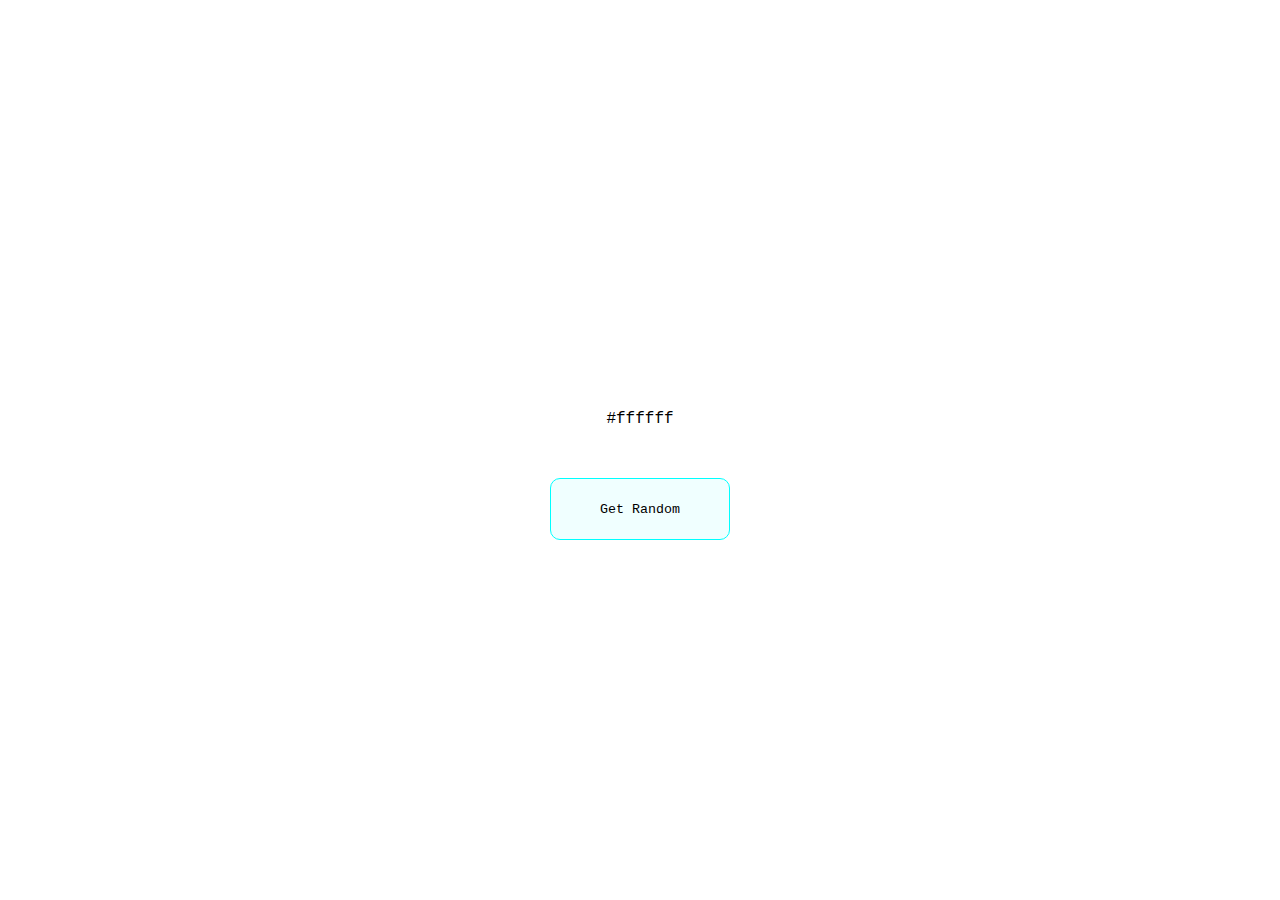
<file: bonus_1/index.html>
<!DOCTYPE html>
<html lang="en">

<head>
    <meta charset="UTF-8">
    <meta http-equiv="X-UA-Compatible" content="IE=edge">
    <meta name="viewport" content="width=device-width, initial-scale=1.0">
    <link rel="stylesheet" href="style.css">
    <title>Document</title>
</head>

<body>

    <div class="main-block">
        <div class="main-block__text">#ffffff</div>
        <button class="main-block__button">Get Random</button>
    </div>

    <script src="script.js"></script>

</body>

</html>
</file>
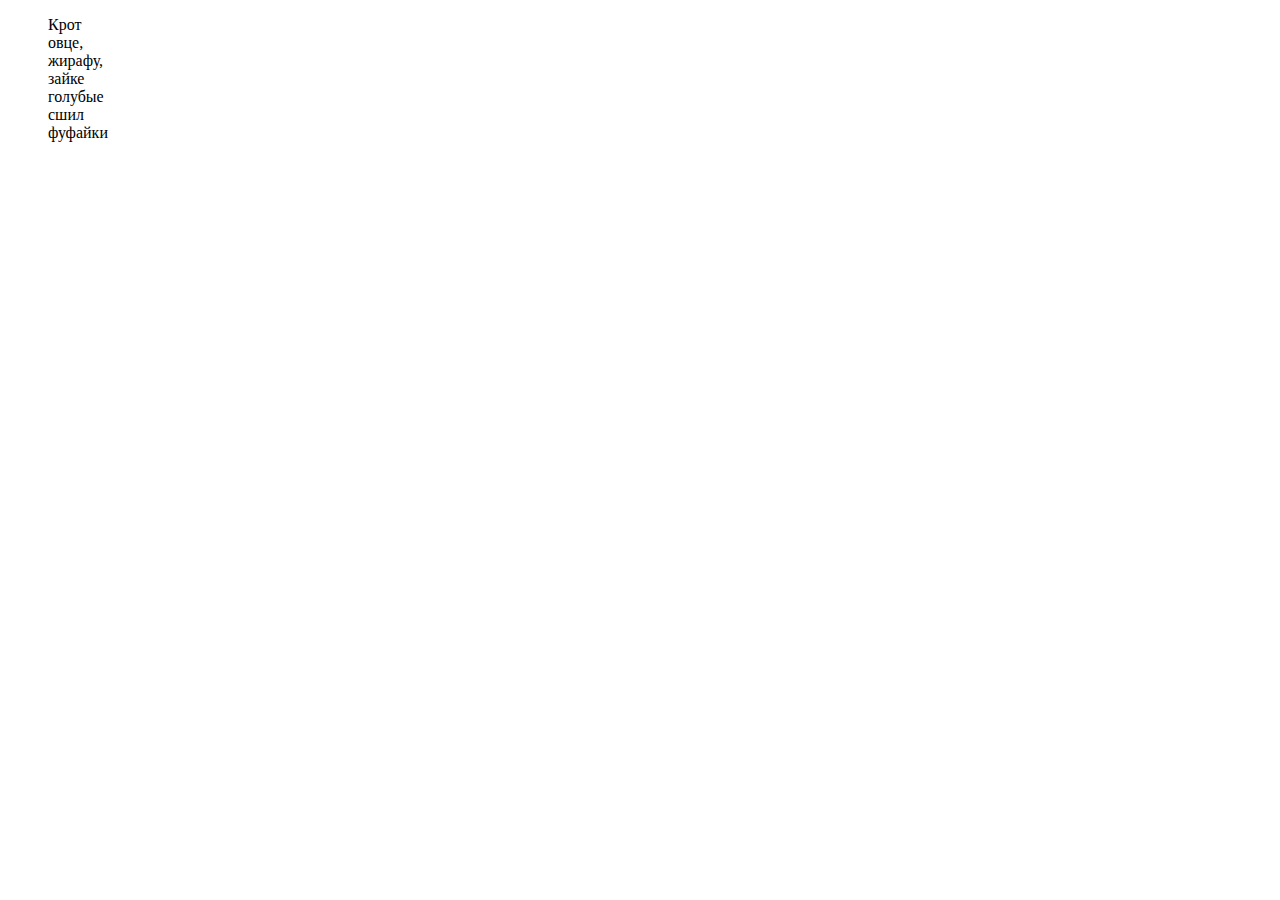
<file: bonus_3/index.html>
<!DOCTYPE html>
<html lang="en">

<head>
    <meta charset="UTF-8">
    <meta http-equiv="X-UA-Compatible" content="IE=edge">
    <meta name="viewport" content="width=device-width, initial-scale=1.0">
    <title>Document</title>
</head>

<body>
    <ul style="list-style-type: none;">
        <li>Крот</li>
        <li>овце,</li>
        <li>жирафу,</li>
        <li>зайке</li>
        <li>голубые</li>
        <li>сшил</li>
        <li>фуфайки</li>
    </ul>

    <script src="script.js"></script>
</body>

</html>
</file>
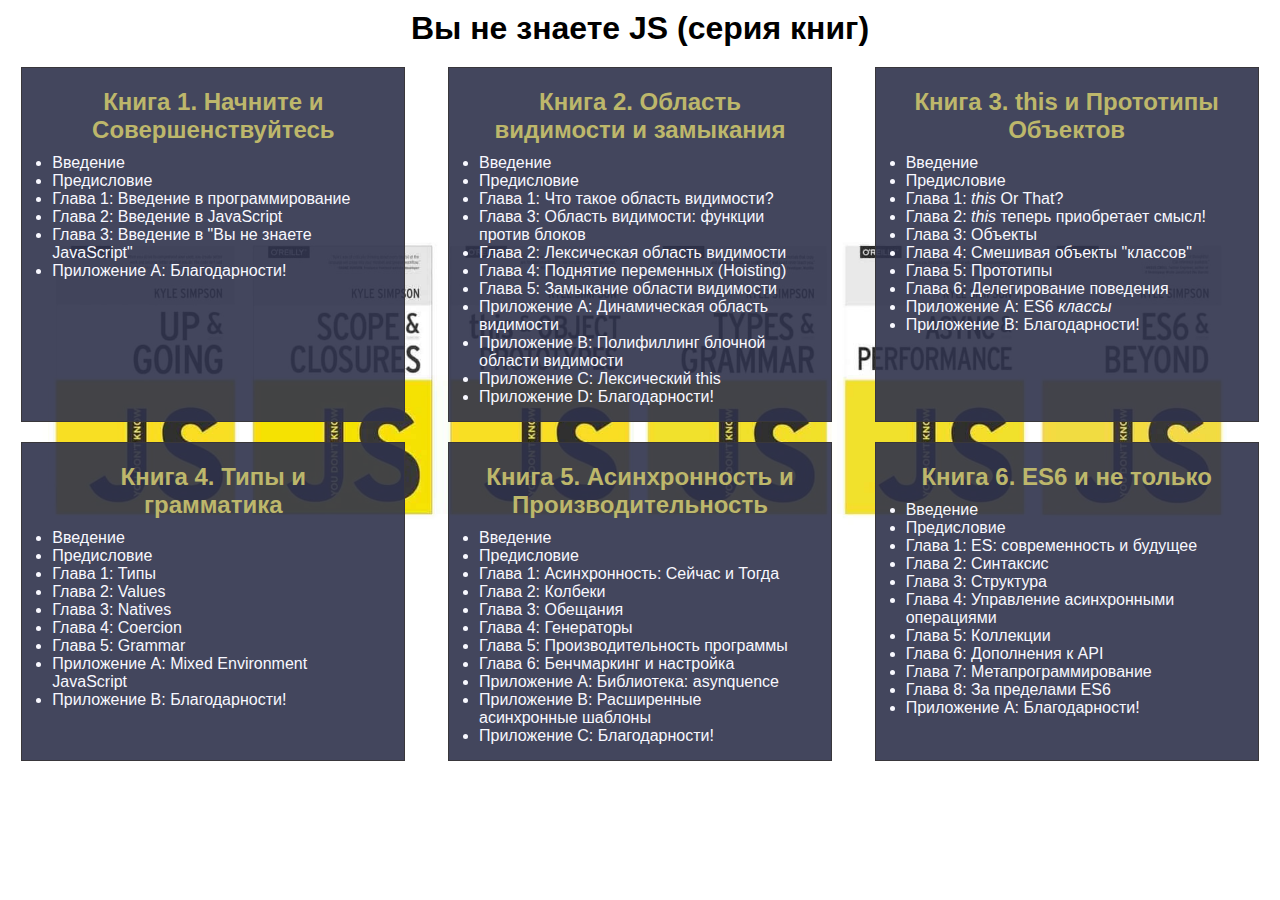
<file: lesson_10/index.html>
<!doctype html>
<html lang="ru">

<head>
    <meta charset="UTF-8">
    <meta name="viewport" content="width=device-width, user-scalable=no, initial-scale=1.0, maximum-scale=1.0, minimum-scale=1.0">
    <meta http-equiv="X-UA-Compatible" content="ie=edge">
    <link rel="stylesheet" href="style.css">
    <title>You don't know js</title>
</head>

<body>
    <h1>Вы не знаете JS (серия книг)</h1>
    <aside class="books">
        <div class="book">
            <h2>
                <a href="https://github.com/azat-io/you-dont-know-js-ru/blob/master/scope%20%26%20closures/README.md#%D0%92%D1%8B-%D0%BD%D0%B5-%D0%B7%D0%BD%D0%B0%D0%B5%D1%82%D0%B5-js-%D0%9E%D0%B1%D0%BB%D0%B0%D1%81%D1%82%D1%8C-%D0%B2%D0%B8%D0%B4%D0%B8%D0%BC%D0%BE%D1%81%D1%82%D0%B8-%D0%B8-%D0%B7%D0%B0%D0%BC%D1%8B%D0%BA%D0%B0%D0%BD%D0%B8%D1%8F"
                    target="_blank"> Книга 2. Область видимости и замыкания</a></h2>
            <ul>
                <li>Введение</li>
                <li>Предисловие</li>
                <li>Приложение C: Лексический this</li>
                <li>Глава 1: Что такое область видимости?</li>
                <li>Глава 4: Поднятие переменных (Hoisting)</li>
                <li>Глава 5: Замыкание области видимости</li>
                <li>Глава 2: Лексическая область видимости</li>
                <li>Приложение A: Динамическая область видимости</li>
                <li>Глава 3: Область видимости: функции против блоков</li>
                <li>Приложение B: Полифиллинг блочной области видимости</li>
                <li>Приложение D: Благодарности!</li>
            </ul>
        </div>
        <div class="book">
            <h2>
                <a href="https://github.com/azat-io/you-dont-know-js-ru/blob/master/up%20%26%20going/README.md#%D0%92%D1%8B-%D0%BD%D0%B5-%D0%B7%D0%BD%D0%B0%D0%B5%D1%82%D0%B5-js-%D0%9D%D0%B0%D1%87%D0%BD%D0%B8%D1%82%D0%B5-%D0%B8-%D0%A1%D0%BE%D0%B2%D0%B5%D1%80%D1%88%D0%B5%D0%BD%D1%81%D1%82%D0%B2%D1%83%D0%B9%D1%82%D0%B5%D1%81%D1%8C"
                    target="_blank">Книга 1. Начните и Совершенствуйтесь</a></h2>
            <ul>
                <li class="chapter">Введение</li>
                <li class="chapter">Предисловие</li>
                <li class="chapter">Глава 1: Введение в программирование</li>
                <li class="chapter">Глава 2: Введение в JavaScript</li>
                <li class="chapter">Глава 3: Введение в "Вы не знаете JavaScript"</li>
                <li class="chapter">Приложение A: Благодарности!</li>
            </ul>
        </div>
        <div class="book">
            <h2>
                <a href="https://github.com/azat-io/you-dont-know-js-ru/blob/master/es6%20%26%20beyond/README.md#you-dont-know-js-es6--beyond" target="_blank">Книга 6. ES6 и не только</a></h2>
            <ul>
                <li>Введение</li>
                <li>Предисловие</li>
                <li>Глава 1: ES: современность и будущее</li>
                <li>Глава 2: Синтаксис</li>
                <li>Глава 3: Структура</li>
                <li>Глава 4: Управление асинхронными операциями</li>
                <li>Глава 5: Коллекции</li>
                <li>Глава 6: Дополнения к API</li>
                <li>Глава 7: Метапрограммирование</li>
                <li>Приложение A: Благодарности!</li>
            </ul>
        </div>
        <div class="book">
            <h2>
                <a href="https://github.com/azat-io/you-dont-know-js-ru/blob/master/types%20%26%20grammar/README.md#you-dont-know-js-types--grammar" target="_blank">Книга 4. Типы и грамматика</a></h2>
            <ul>
                <li>Введение</li>
                <li>Предисловие</li>
                <li>Глава 1: Типы</li>
                <li>Глава 2: Values</li>
                <li>Глава 3: Natives</li>
                <li>Глава 4: Coercion</li>
                <li>Глава 5: Grammar</li>
                <li>Приложение A: Mixed Environment JavaScript</li>
                <li>Приложение B: Благодарности!</li>
            </ul>
        </div>
        <div class="book">
            <h2>
                <a href="https://github.com/azat-io/you-dont-know-js-ru/blob/master/this%20%26%20object%20prototypes/README.md#you-dont-know-js-this--object-prototypes" target="_blank">Книга 3. this и Пропопипы Объектов</a></h2>
            <ul>
                <li>Введение</li>
                <li>Предисловие</li>
                <li>Глава 1: <em>this</em> Or That?</li>
                <li>Глава 2: <em>this</em> теперь приобретает смысл!</li>
                <li>Глава 3: Объекты</li>
                <li>Глава 4: Смешивая объекты "классов"</li>
                <li>Глава 5: Прототипы</li>
                <li>Глава 6: Делегирование поведения</li>
                <li>Приложение A: ES6 <em>классы</em></li>
                <li>Приложение B: Благодарности!</li>
            </ul>
        </div>
        <div class="book">
            <h2>
                <a href="https://github.com/azat-io/you-dont-know-js-ru/blob/master/async%20%26%20performance/README.md#you-dont-know-js-async--performance" target="_blank">Книга 5. Асинхронность и Производительность</a></h2>
            <ul>
                <li>Введение</li>
                <li>Предисловие</li>
                <li>Глава 4: Генераторы</li>
                <li>Глава 2: Колбеки</li>
                <li>Глава 3: Обещания</li>
                <li>Приложение A: Библиотека: asynquence</li>
                <li>Глава 5: Производительность программы</li>
                <li>Глава 6: Бенчмаркинг и настройка</li>
                <li>Приложение B: Расширенные асинхронные шаблоны</li>
                <li>Глава 1: Асинхронность: Сейчас и Тогда</li>
                <li>Приложение C: Благодарности!</li>
            </ul>
        </div>
    </aside>


    <div class="adv">
        <span>Купи google недорого</span>
    </div>

    <script src="script.js"></script>

</body>

</html>
</file>
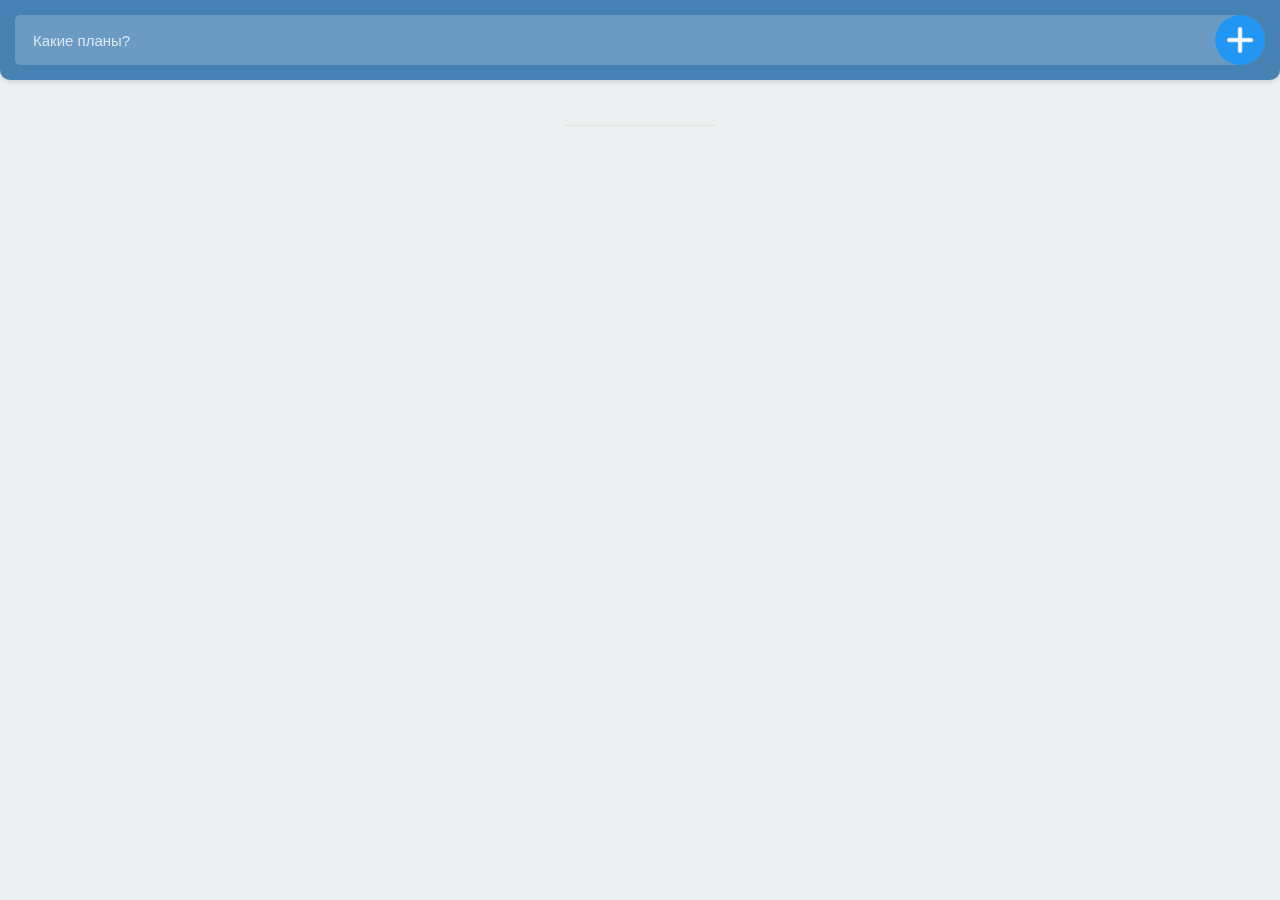
<file: lesson_13/index.html>
<!doctype html>
<html lang="ru">

<head>
    <meta charset="UTF-8">
    <meta name="viewport" content="width=device-width, user-scalable=no, initial-scale=1.0, maximum-scale=1.0, minimum-scale=1.0">
    <meta http-equiv="X-UA-Compatible" content="ie=edge">
    <title>ToDo</title>

    <link rel="stylesheet" type="text/css" href="css/normalize.css">
    <link rel="stylesheet" type="text/css" href="css/style.css">
</head>

<body>

    <header class="header">
        <label><input class="header-input" type="text" placeholder="Какие планы?"></label>
        <button class="header-button" id="add"></button>
    </header>

    <div class="container">

        <ul class="todo" id="todo">

        </ul>
        <ul class="todo todo-completed" id="completed">

        </ul>
    </div>

    <script src="js/main.js"></script>
</body>

</html>
</file>
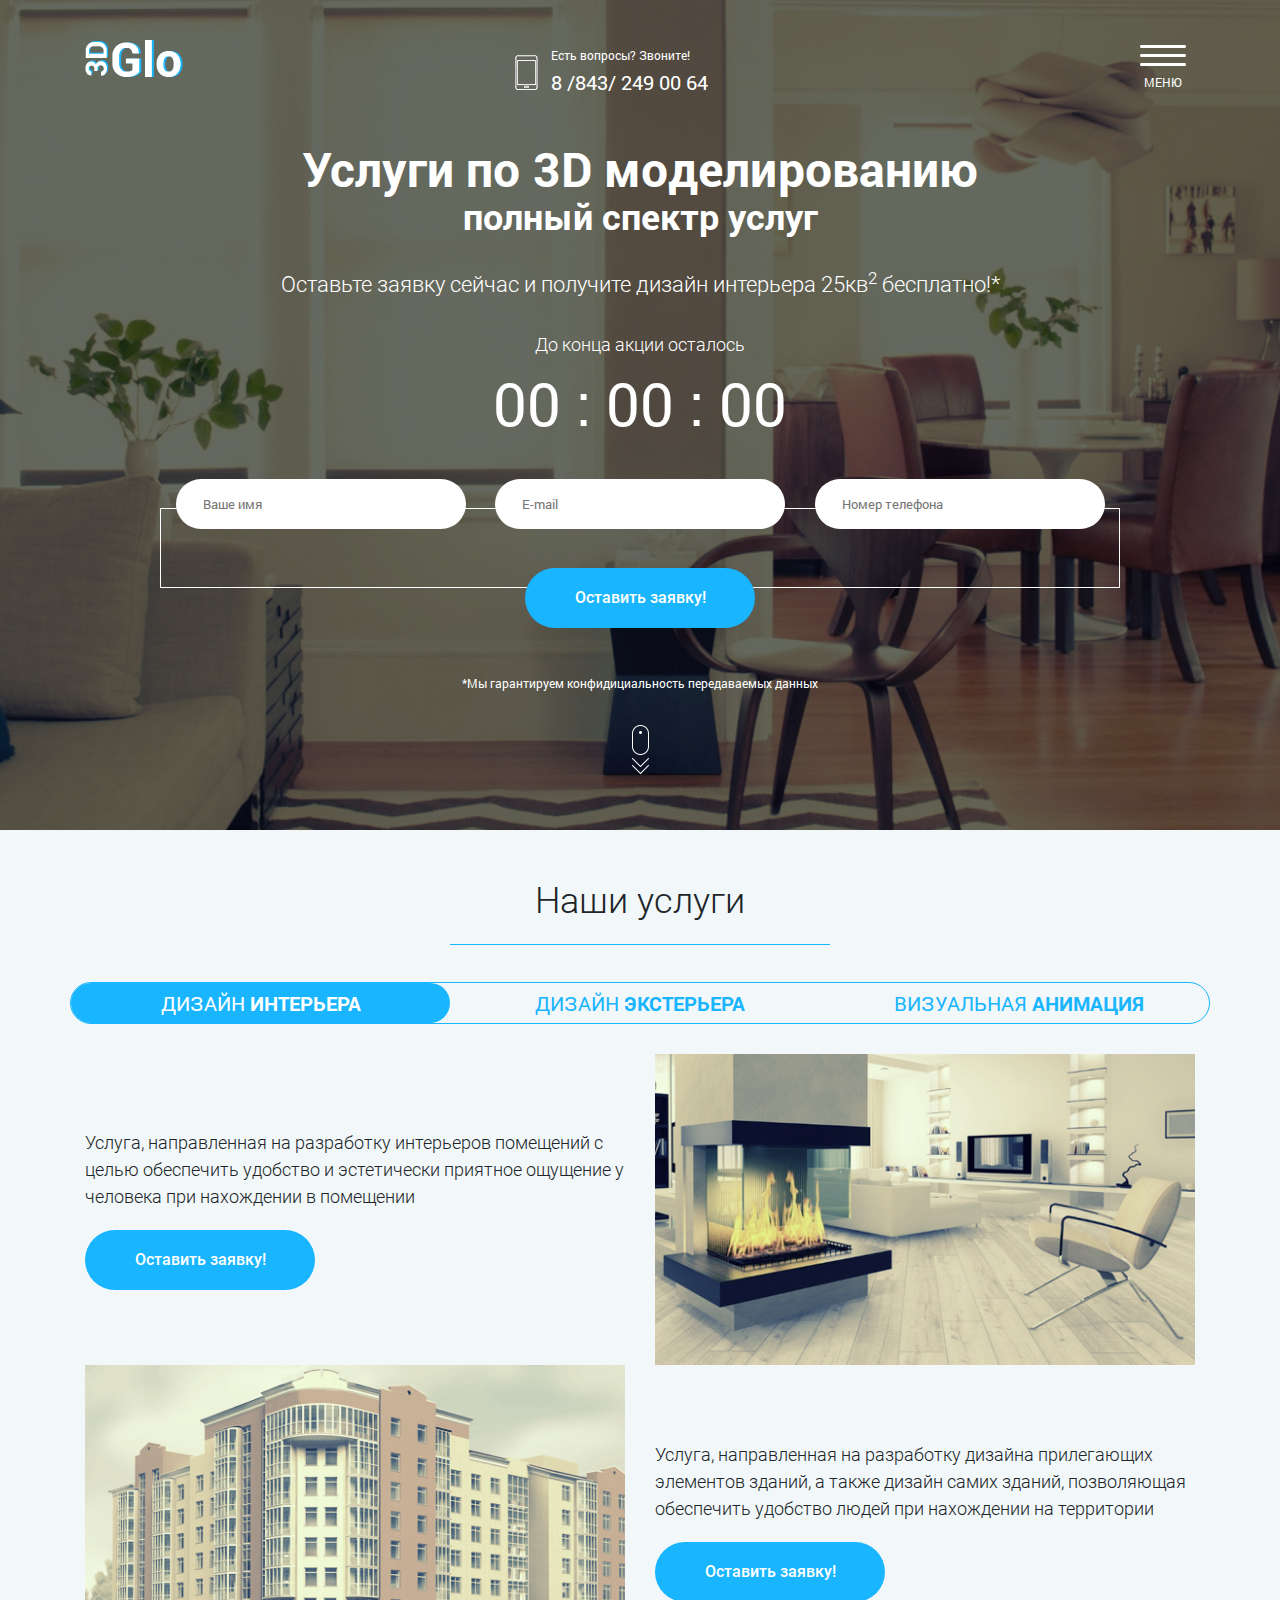
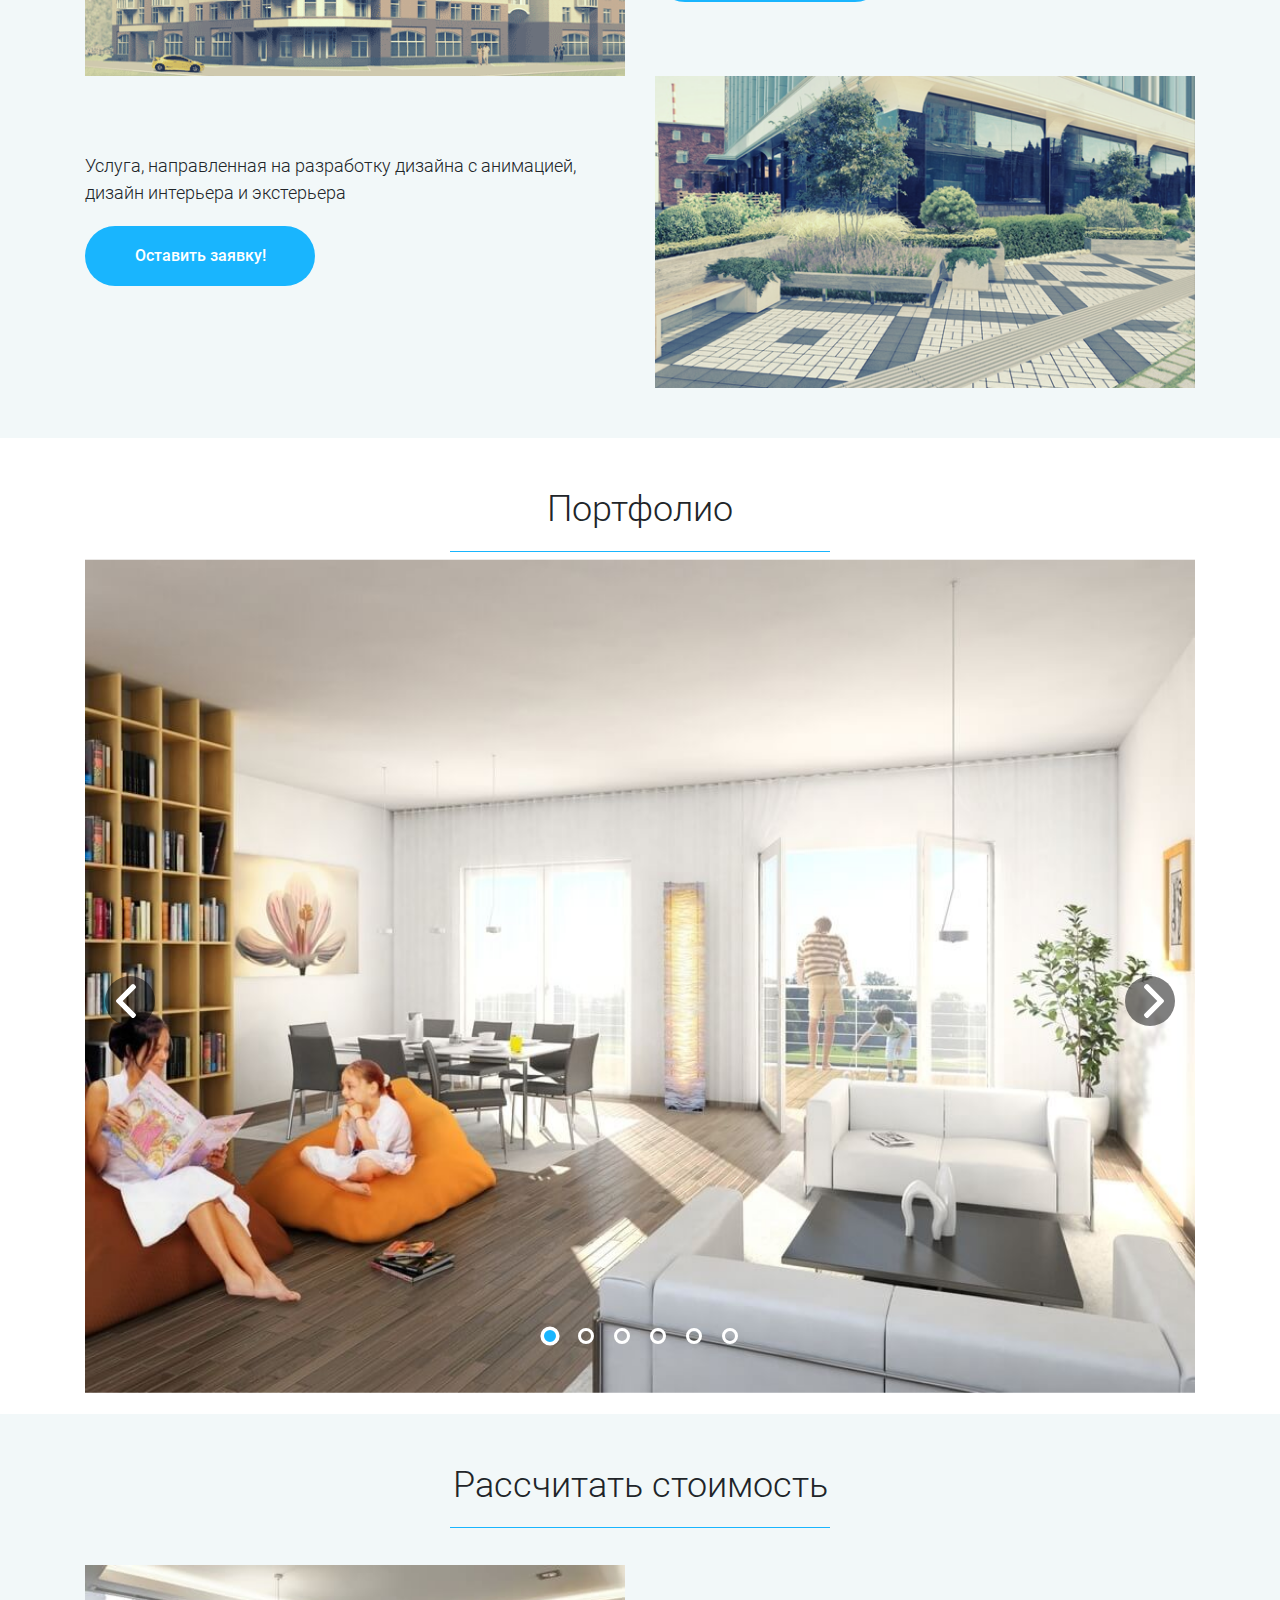
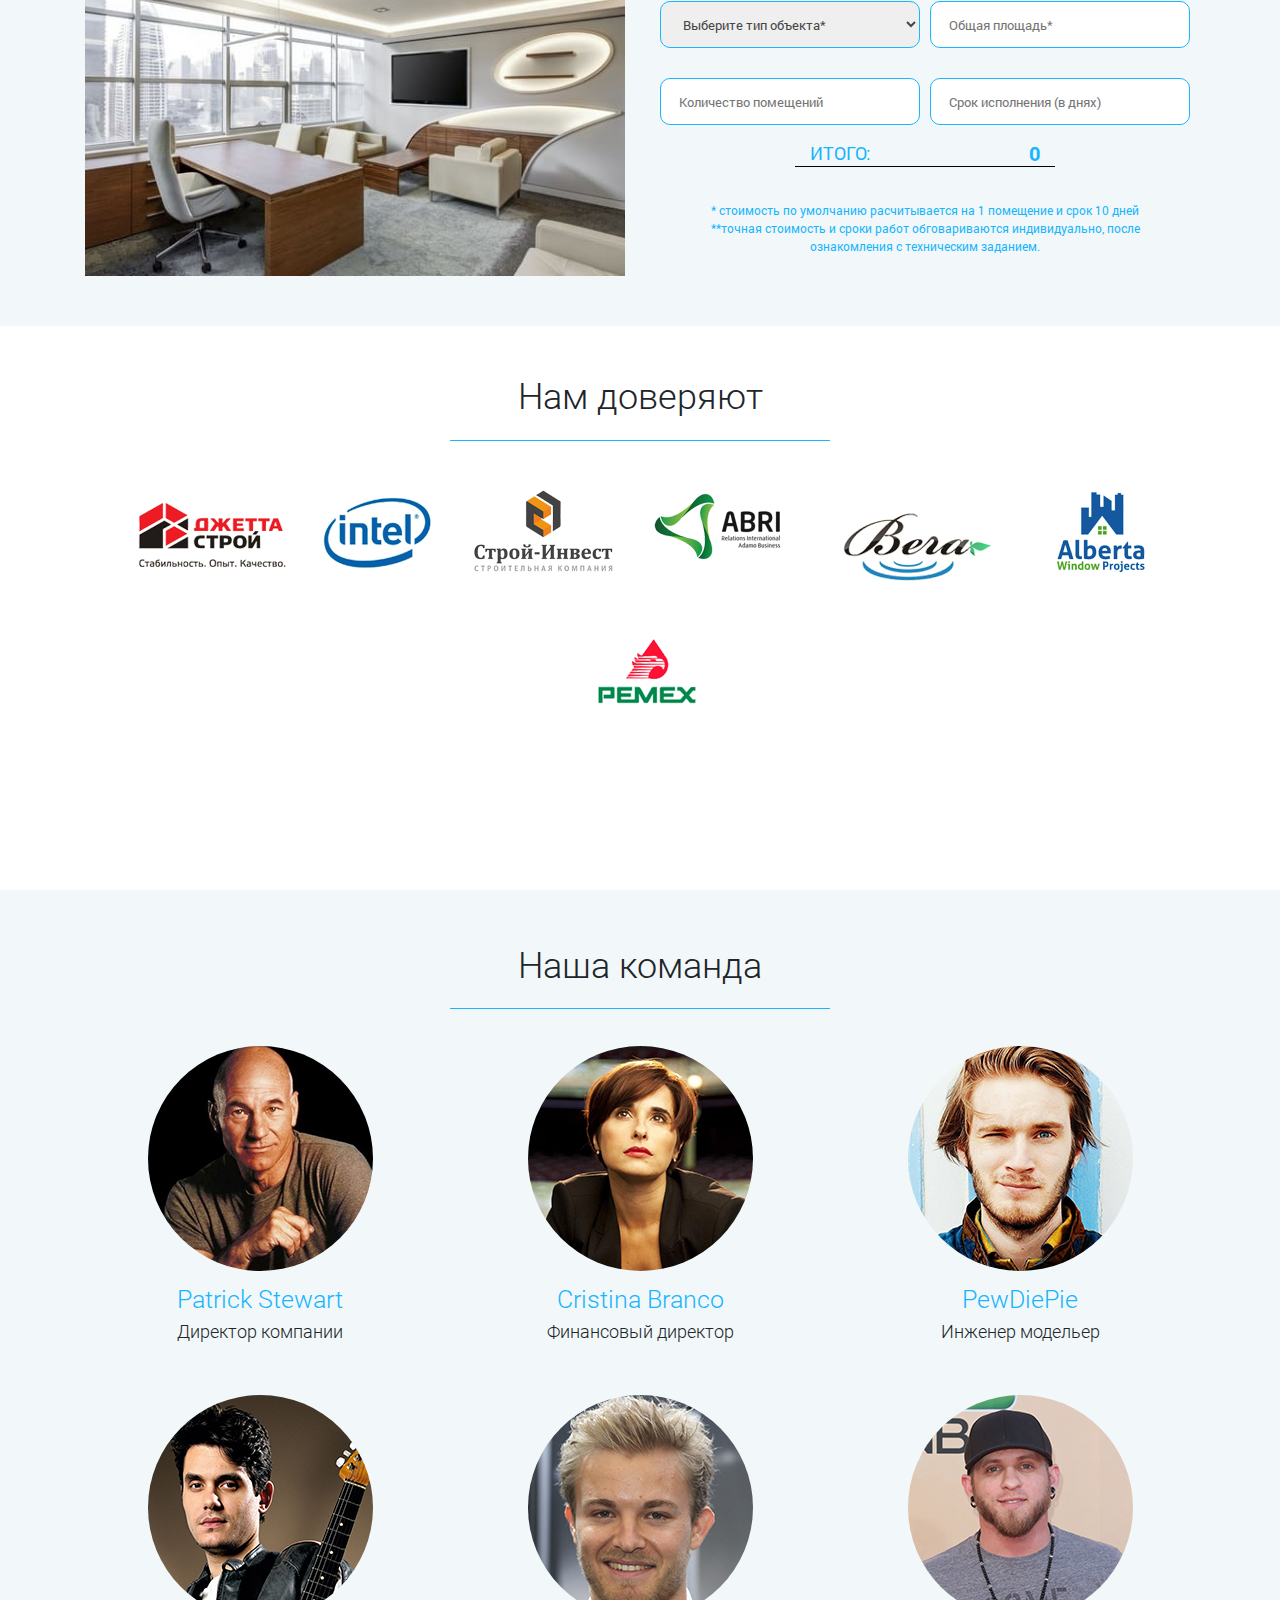
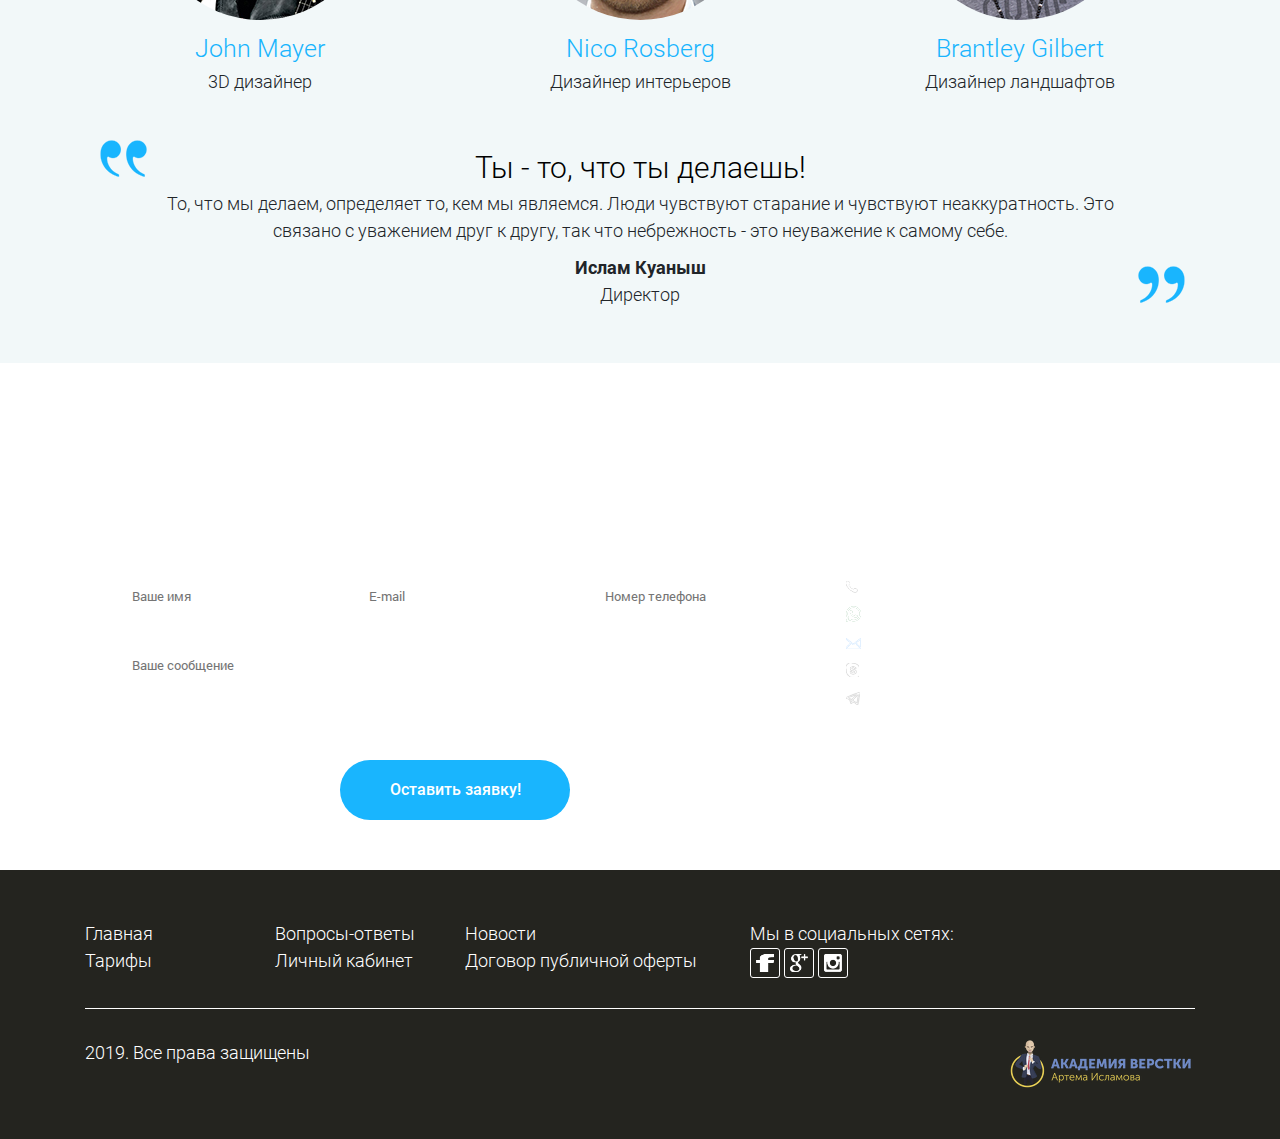
<file: lesson_17/index.html>
<!DOCTYPE html>
<html lang="ru">

<head>
    <meta charset="UTF-8">
    <meta http-equiv="X-UA-Compatible" content="IE=edge">
    <meta name="viewport" content="width=device-width, initial-scale=1">
    <title>Услуги по 3D моделированию</title>
    <link rel="stylesheet" href="./css/bootstrap.min.css">
    <link rel="stylesheet" href="./css/style.min.css">
    <link rel="apple-touch-icon" sizes="180x180" href="./images/favicon/apple-touch-icon.png">
    <link rel="icon" type="image/png" sizes="32x32" href="./images/favicon/favicon-32x32.png">
    <link rel="icon" type="image/png" sizes="16x16" href="./images/favicon/favicon-16x16.png">
    <link rel="manifest" href="./images/favicon/site.webmanifest">
    <link rel="mask-icon" href="./images/favicon/safari-pinned-tab.svg" color="#5bbad5">
    <meta name="msapplication-TileColor" content="#b91d47">
    <meta name="theme-color" content="#ffffff">
</head>

<body>

    <main>
        <header>
            <div class="container">
                <div class="row justify-content-between main-header">
                    <div class="col-md-2 col-sm-4 col-4">
                        <div class="logo">
                            <img class="logo-img" src="images/3dglo.png" alt="...">

                        </div>
                    </div>
                    <div class="col-md-4 col-md-offset-6 col-sm-4 col-sm-offset-2 col-5 col-offset-0">
                        <div class="media phone-media">
                            <div class="media-left media-middle">
                                <img class="media-object" src="images/phone.svg" alt="...">
                            </div>
                            <div class="media-body">
                                <small>Есть вопросы? Звоните!</small>
                                <p class="phone">8 /843/ 249 00 64</p>
                            </div>
                        </div>

                    </div>
                    <div class="col-md-1 col-sm-2 col-3">
                        <div class="menu">
                            <img src="images/menu.svg" alt=""><br>
                            <small>Меню</small>
                        </div>
                    </div>
                </div>
            </div>
        </header>

        <h1>Услуги по 3D моделированию</h1>
        <h2>полный спектр услуг</h2>
        <div class="timer">
            <div class="timer-title">Оставьте заявку сейчас и получите дизайн интерьера 25кв<sup>2</sup> бесплатно!*
            </div>
            <div class="timer-action">
                До конца акции осталось
            </div>
            <div class="timer-numbers" id="timer">
                <span id="timer-hours">00</span>
                <span>:</span>
                <span id="timer-minutes">00</span>
                <span>:</span>
                <span id="timer-seconds">00</span>
            </div>
        </div>
        <form id="form1" name="user_form" class="main-form">
            <div class="main-form-input container">
                <div class="row">
                    <div class="col-12 col-lg-4">
                        <input type="text" class="form-name" id="form1-name" name="user_name" placeholder="Ваше имя" required>
                    </div>
                    <div class="col-12 col-lg-4">
                        <input type="email" class="form-email" id="form1-email" name="user_email" placeholder="E-mail">
                    </div>
                    <div class="col-12 col-lg-4">
                        <input type="tel" class="form-phone" id="form1-phone" name="user_phone" placeholder="Номер телефона" required>
                    </div>
                </div>
            </div>
            <div class="container">
                <div class="row justify-content-center">
                    <button class="btn form-btn" type="submit">Оставить заявку!</button>
                </div>
            </div>
        </form>
        <small>*Мы гарантируем конфидициальность передаваемых данных</small>
        <br>
        <a href="#service-block"><img src="images/scroll.svg" alt=""></a>
    </main>


    <menu>
        <a class="close-btn" href="#close">&times;</a>
        <ul>
            <li><a href="#service-block">Наши услуги</a></li>
            <li><a href="#portfolio">Портфолио</a></li>
            <li><a href="#calc">Калькулятор стоимости</a></li>
            <li><a href="#command">Наша команда</a></li>
            <li><a href="#connect">Остались вопросы?</a></li>
        </ul>
    </menu>


    <div id="service-block" class="service">
        <div class="container">
            <h2>Наши услуги</h2>
            <div class="underline"></div>
            <div class="row service-header">
                <div class="col-12 col-lg-4 service-header-tab active">Дизайн <span>интерьера</span></div>
                <div class="col-12 col-lg-4 service-header-tab">Дизайн <span>экстерьера</span></div>
                <div class="col-12 col-lg-4 service-header-tab">Визуальная <span>анимация</span></div>
            </div>

            <div class="service-tab row">
                <div class="service-outer col-md-6 col-sm-6 col-12">
                    <div class="service-inner">
                        <div class="service-text">
                            <p>Услуга, направленная на разработку интерьеров помещений с целью обеспечить удобство и эстетически приятное ощущение у человека при нахождении в помещении</p>
                            <button class="btn form-btn popup-btn">Оставить заявку!</button>
                        </div>
                    </div>
                </div>
                <div class="col-md-6 col-sm-6">
                    <img src="images/service/service-1.png" alt="">
                </div>
            </div>


            <div class="service-tab row">
                <div class="col-md-6 col-sm-6">
                    <img src="images/service/service-2.png" alt="">
                </div>
                <div class="service-outer col-md-6 col-sm-6 col-12">
                    <div class="service-inner">
                        <p>Услуга, направленная на разработку дизайна прилегающих элементов зданий, а также дизайн самих зданий, позволяющая обеспечить удобство людей при нахождении на территории</p>
                        <button class="btn form-btn popup-btn">Оставить заявку!</button>

                    </div>
                </div>

            </div>


            <div class="service-tab row">
                <div class="service-outer col-md-6 col-sm-6 col-12">
                    <div class="service-inner">
                        <p>Услуга, направленная на разработку дизайна с анимацией, дизайн интерьера и экстерьера</p>
                        <button class="btn form-btn popup-btn">Оставить заявку!</button>

                    </div>
                </div>
                <div class="col-md-6 col-sm-6">
                    <img src="images/service/service-3.png" alt="">
                </div>
            </div>


        </div>
    </div>

    <div id="portfolio" class="portfolio">
        <div class="container">
            <h2>Портфолио</h2>
            <div class="underline"></div>
            <ul class="portfolio-content" id="all-progects">
                <li class="portfolio-item portfolio-item-active"><img src="images/portfilio/portfolio-01.jpg" alt="portfolio"></li>
                <li class="portfolio-item"><img src="images/portfilio/portfolio-04.jpg" alt="portfolio"></li>
                <li class="portfolio-item"><img src="images/portfilio/portfolio-06.jpg" alt="portfolio"></li>
                <li class="portfolio-item"><img src="images/portfilio/portfolio-07.jpg" alt="portfolio"></li>
                <li class="portfolio-item"><img src="images/portfilio/portfolio-08.jpg" alt="portfolio"></li>
                <li class="portfolio-item"><img src="images/portfilio/portfolio-10.jpg" alt="portfolio"></li>
                <a href="#" class="portfolio-btn prev" id="arrow-left"></a>
                <a href="#" class="portfolio-btn next" id="arrow-right"></a>
                <ul class="portfolio-dots">
                    <li class="dot dot-active"></li>
                    <li class="dot"></li>
                    <li class="dot"></li>
                    <li class="dot"></li>
                    <li class="dot"></li>
                    <li class="dot"></li>
                </ul>
            </ul>
        </div>
    </div>

    <div id="calc" class="calc">
        <div class="container">
            <h2>Рассчитать стоимость</h2>
            <div class="underline"></div>
            <div class="row">
                <div class="col-lg-6 d-none d-lg-block flex">
                    <img src="images/calc.jpg" alt="">
                </div>
                <div class="col-lg-6 col-12 flex">
                    <div class="calc-block">
                        <select class="calc-item calc-type" required>
						<option class="calc-option-title" value="">Выберите тип объекта*</option>
						<option value="1">Интерьер Квартиры</option>
						<option value="1.4">Интерьер Частного дома</option>
						<option value="2">Интерьер Офиса</option>
					</select>
                        <input type="number" min="1" step="1" class="calc-item calc-square" placeholder="Общая площадь*">
                        <input type="number" min="1" step="1" class="calc-item calc-count" placeholder="Количество помещений">
                        <input type="number" min="1" step="1" class="calc-item calc-day" placeholder="Срок исполнения (в днях)">
                        <div class="calc-total">ИТОГО: <span id="total">0</span></div>
                        <div class="calc-mini">* стоимость по умолчанию расчитывается на 1 помещение и срок 10 дней <br> **точная стоимость и сроки работ обговариваются индивидуально, после ознакомления с техническим заданием.
                        </div>
                    </div>

                </div>
            </div>
        </div>
    </div>

    <div id="companies" class="companies">
        <div class="container">
            <h2>Нам доверяют</h2>
            <div class="underline"></div>
            <div class="companies-wrapper">
                <div class="companies-hor">
                    <div class="companies-hor-item"><img src="images/companies/companies-1.png" alt=""></div>
                    <div class="companies-hor-item"><img src="images/companies/companies-2.png" alt=""></div>
                    <div class="companies-hor-item"><img src="images/companies/companies-3.png" alt=""></div>
                    <div class="companies-hor-item"><img src="images/companies/companies-4.png" alt=""></div>
                    <div class="companies-hor-item"><img src="images/companies/companies-5.png" alt=""></div>
                    <div class="companies-hor-item"><img src="images/companies/companies-6.png" alt=""></div>
                    <div class="companies-hor-item"><img src="images/companies/companies-7.png" alt=""></div>
                </div>
            </div>
        </div>
    </div>

    <div id="command" class="command">
        <div class="container">
            <h2>Наша команда</h2>
            <div class="underline"></div>
            <div class="row">
                <div class="col-md-4 col-sm-6 col-12">
                    <img class="command__photo" src="images/command/command-1.jpg" data-img="images/command/command-1a.jpg" alt="">
                    <div class="description">Patrick Stewart</div>
                    <p>Директор компании</p>
                </div>
                <div class="col-md-4 col-sm-6 col-12">
                    <img class="command__photo" src="images/command/command-2.jpg" data-img="images/command/command-2a.jpg" alt="">
                    <div class="description">Cristina Branco</div>
                    <p>Финансовый директор</p>
                </div>
                <div class="col-md-4 col-sm-6 col-12">
                    <img class="command__photo" src="images/command/command-3.jpg" data-img="images/command/command-3a.jpg" alt="">
                    <div class="description">PewDiePie</div>
                    <p>Инженер модельер</p>
                </div>
                <div class="col-md-4 col-sm-6 col-12">
                    <img class="command__photo" src="images/command/command-4.jpg" data-img="images/command/command-4a.jpg" alt="">
                    <div class="description">John Mayer</div>
                    <p>3D дизайнер</p>
                </div>
                <div class="col-md-4 col-sm-6 col-12">
                    <img class="command__photo" src="images/command/command-5.jpg" data-img="images/command/command-5a.jpg" alt="">
                    <div class="description">Nico Rosberg</div>
                    <p>Дизайнер интерьеров</p>
                </div>
                <div class="col-md-4 col-sm-6 col-12">
                    <img class="command__photo" src="images/command/command-6.jpg" data-img="images/command/command-6a.jpg" alt="">
                    <div class="description">Brantley Gilbert</div>
                    <p>Дизайнер ландшафтов</p>
                </div>
            </div>
            <div class="quote">
                <img class="cov-left" src="images/command/cov-1.png" alt="">
                <div class="description">Ты - то, что ты делаешь!</div>
                <p>То, что мы делаем, определяет то, кем мы являемся. Люди чувствуют старание и чувствуют неаккуратность. Это
                    <br> связано с уважением друг к другу, так что небрежность - это неуважение к самому себе.</p>
                <span>Ислам Куаныш</span>
                <p>Директор</p>
                <img class="cov-right" src="images/command/cov-2.png" alt="">
            </div>
        </div>
    </div>

    <div id="connect" class="connect">
        <div class="container">
            <h2>Остались вопросы?</h2>
            <div class="underline"></div>
            <div class="description">Задайте их в форме ниже и наши специалисты свяжуться с Вами!</div>
            <div class="row">
                <div class="col-md-8 col-sm-8 col-12">
                    <form id="form2" name="user_form" class="footer-form">
                        <div class="footer-form-input">
                            <div class="row">
                                <div class="col-md-4 col-md-offset-0 col-sm-12 col-sm-offset-0">
                                    <input class="top-form" id="form2-name" type="text" name="user_name" placeholder="Ваше имя" required>
                                </div>
                                <div class="col-md-4 col-md-offset-0 col-sm-12 col-sm-offset-0">
                                    <input class="top-form form-email" id="form2-email" type="email" name="user_email" placeholder="E-mail">
                                </div>
                                <div class="col-md-4 col-md-offset-0 col-sm-12 col-sm-offset-0">
                                    <input class="top-form form-phone" id="form2-phone" type="tel" name="user_phone" placeholder="Номер телефона" required>
                                </div>
                                <div class="col-md-12 col-sm-12 col-12">
                                    <input class="mess" id="form2-message" name="user_message" placeholder="Ваше сообщение">
                                </div>
                            </div>
                        </div>

                        <div class="justify-content-center">
                            <div>
                                <button class="btn form-btn" type="submit">Оставить заявку!</button>
                            </div>
                        </div>
                    </form>
                </div>

                <div class="col-md-4 col-sm-4 col-12">
                    <div class="connect-adress">
                        <img src="images/connect/phone.svg" alt="">
                        <p>+ 7 843 249 00 64</p>
                    </div>
                    <div class="connect-adress">
                        <img src="images/connect/whatsapp.svg" alt="">
                        <p>+ 7 843 249 00 64</p>
                    </div>
                    <div class="connect-adress">
                        <img src="images/connect/letter.svg" alt="">
                        <p>manager@glo-academy.ru</p>
                    </div>
                    <div class="connect-adress">
                        <img src="images/connect/skype.svg" alt="">
                        <p>skype: glo-academy</p>
                    </div>
                    <div class="connect-adress">
                        <img src="images/connect/tele.svg" alt="">
                        <p>telegram: glo-academy</p>
                    </div>
                    <p>График работы: с 9-00 до 18-00. Пн.-Пт.</p>
                </div>
            </div>
        </div>
    </div>

    <footer>
        <div class="container">
            <div class="row">
                <div class="col-md-2 col-sm-2 col-12">
                    <a href="#">Главная</a><br>
                    <a href="#">Тарифы</a><br>
                </div>
                <div class="col-md-2 col-sm-3 col-12">
                    <a href="#">Вопросы-ответы</a><br>
                    <a href="#">Личный кабинет</a><br>
                </div>
                <div class="col-md-3 col-sm-4 col-12">
                    <a href="#">Новости</a><br>
                    <a href="#">Договор публичной оферты</a><br>
                </div>
                <div class="col-md-3 col-md-offset-2 col-sm-3 col-sm-offset-0 col-12 col-offset-0">
                    <p>Мы в социальных сетях:</p>
                    <a href=""><img src="images/footer/face.svg" alt=""></a>
                    <a href=""><img src="images/footer/google.svg" alt=""></a>
                    <a href=""><img src="images/footer/insta.svg" alt=""></a>
                </div>
            </div>
            <div class="line"></div>
            <div class="row">
                <div class="col-md-6 col-sm-6 col-12">
                    <p>2019. Все права защищены</p>
                </div>
                <div class="col-md-6 col-sm-6 col-12 web">
                    <img src="./images/footer/academy.png" alt="">
                </div>
            </div>
        </div>
    </footer>

    <div class="popup">
        <div class="popup-content">
            <button class="popup-close">&times;</button>
            <div class="main-form">
                <h3>Введите свои данные для связи с нами!</h3>
                <form id="form3" name="user_form">
                    <div>
                        <input type="text" class="form-name" id="form3-name" name="user_name" placeholder="Ваше имя" required>
                    </div>
                    <div>
                        <input type="tel" class="form-phone" id="form3-phone" name="user_phone" placeholder="Ваш номер телефона" required>
                    </div>
                    <div>
                        <input type="email" class="form-email" id="form3-email" name="user_email" placeholder="Ваш E-mail">
                    </div>
                    <button class="btn form-btn" type="submit">Оставить заявку!</button>
                </form>
            </div>
        </div>
    </div>

    <script src="script/script.js"></script>

</body>

</html>
</file>
<file: bonus_1/style.css>
body {
    display: flex;
    justify-content: center;
    align-items: center;
    height: 100vh;
    margin: 0;
    font-family: 'Courier New', Courier, monospace;
}

.main-block {
    display: flex;
    justify-content: center;
    flex-direction: column;
    height: 180px;
    width: 180px;
}

.main-block__text {
    margin-top: 50px;
    margin-bottom: 50px;
    margin-left: auto;
    margin-right: auto;
}

.main-block__button {
    background: azure;
    margin: 0 auto;
    width: 100%;
    height: 100%;
    border: 1px solid aqua;
    border-radius: 10px;
    font-family: 'Courier New', Courier, monospace;
}
</file>
<file: lesson_10/style.css>
* {
  -webkit-box-sizing: border-box;
  box-sizing: border-box;
  margin: 0;
  padding: 0;
  outline: 0;
  font-family: sans-serif;
}

a {
  text-decoration: none;
}

a:visited {
  text-decoration: none;
}

a:hover {
  text-decoration: none;
}

a:focus {
  text-decoration: none;
}

a:active {
  text-decoration: none;
}

body {
  position: relative;
  background-image: url(./image/open_book.jpg);
  background-size: cover;
  background-position: center;
  background-repeat: no-repeat;
  z-index: 1;
}


h1, h2 {
  text-align: center;
  margin: 10px 0;
}

.books {
  margin: 0 auto;
  display: flex;
  flex-wrap: wrap;
  justify-content: space-around;
  max-width: 1300px;
}

h2>a{
  color: darkkhaki;
}

.book {
  position: relative;
  flex-basis: 30%;
  margin: 10px;
  padding: 10px 30px 15px;
  border: 1px solid #39373B;
  color: ghostwhite;
}

.book:before {
  content: "";
  display: block;
  position: absolute;
  left: 0;
  top: 0;
  width: 100%;
  height: 100%;
  background-color: rgba(47, 50, 75, 0.90);
  z-index: -1;
}


@-webkit-keyframes blink {
  100% { color: rgba(34, 34, 34, 0); }
}
@keyframes blink {
  100% { color: rgba(34, 34, 34, 0); }
}

.adv {
  position: absolute;
  display: block;
  top: 0;
  right: 10px;
  width: 300px;
  height: 200px;
  background: #f8f8f8 url("./image/adv.jpg") no-repeat center top;
  padding: 150px 0 0;
  text-align: center;
  border: 2px solid red;
  border-radius: 30px;
  font-weight: bold;
  cursor: pointer;
}
.adv span{
  -webkit-animation: blink 1s linear infinite;
  animation: blink 1s linear infinite;
}
</file>
<file: lesson_13/css/style.css>
@charset "UTF-8";


html {
    box-sizing: border-box;
}

*,
*::before,
*::after {
    box-sizing: inherit;
}

body {
    background-color: #f9f9f9;
    font-family: Arial, sans-serif;
    font-size: 16px;
    line-height: 1.429;
    color: black;
}


img {
    max-width: 100%;
    height: auto;
}

a {
    text-decoration: none;
    color: inherit;
}

ul {
    list-style: none;
    padding: 0;
    margin: 0;
}

h1, h2, h3, p {
    padding: 0;
    margin: 0;
}


body {
    background: #edf0f1;
    padding: 80px 0 0 0;
}

.container {
    width: 100%;
    float: left;
    padding: 15px;
}

.header {
    width: 100%;
    height: 80px;

    position: fixed;
    padding: 15px;
    top: 0;
    left: 0;
    z-index: 5;

    background-color: steelblue;
    box-shadow: 0 2px 4px rgba(44, 62, 80, 0.15);
    border-bottom-right-radius: 10px;
    border-bottom-left-radius: 10px;
}

.header-input {
    width: 100%;
    height: 50px;
    float: left;
    color: #fff;
    font-size: 15px;
    font-weight: 400;
    text-indent: 18px;
    padding: 0 60px 0 0;
    background: rgba(255, 255, 255, 0.2);
    border-radius: 5px 25px 25px 5px;
    border: 0;
    box-shadow: none;
    outline: none;

    -webkit-appearance: none;
    -moz-appearance: none;
}

.header-input::-webkit-input-placeholder {
    color: rgba(255, 255, 255, 0.75);
}

.header-input:-ms-input-placeholder {
    color: rgba(255, 255, 255, 0.75);
}

.header-button {
    width: 50px;
    height: 50px;
    background: transparent url("../img/plus.png") no-repeat center/cover;
    position: absolute;
    top: 15px;
    right: 15px;
    z-index: 2;

    border-radius: 25px;
    border: 0;
    box-shadow: none;
    outline: none;
    cursor: pointer;

    -webkit-appearance: none;
    -moz-appearance: none;
}


.todo {
    width: 100%;
    float: left;
}

.todo-item {
    width: 100%;
    min-height: 50px;
    float: left;
    font-size: 14px;
    font-weight: 500;
    color: #444;
    line-height: 22px;

    background: #fff;
    border-radius: 5px;
    position: relative;
    box-shadow: 0 1px 2px rgba(44, 62, 80, 0.10);
    margin: 0 0 10px 0;
    padding: 14px 100px 14px 14px;
    word-break: break-word;
}

.todo-item:last-of-type {
    margin: 0;
}

.todo-buttons {
    width: 100px;
    height: 50px;

    position: absolute;
    top: 0;
    right: 0;
}

.todo-buttons button {
    width: 50px;
    height: 50px;
    float: left;
    background-color: transparent;
    background-position: center;
    background-repeat: no-repeat;
    position: relative;
    border: 0;
    box-shadow: none;
    outline: none;
    cursor: pointer;

    -webkit-appearance: none;
    -moz-appearance: none;
}

.todo-buttons .buttons button:last-of-type:before {
    content: '';
    width: 1px;
    height: 30px;
    background: #edf0f1;

    position: absolute;
    top: 10px;
    left: 0;
}

.todo-remove {
     background-image: url("../img/trash.png");
 }

.todo-complete {
    background-image: url("../img/uncheck.png");
}

.todo-completed .todo-complete {
    background-image: url("../img/check.png");
}

.todo-completed {
    position: relative;
    padding: 60px 0 0 0;
}

.todo-completed:before {
    content: '';
    width: 150px;
    height: 1px;
    background: #d8e5e0;

    position: absolute;
    top: 30px;
    left: 50%;

    margin: 0 0 0 -75px;
}

.todo:empty:after {
    content: 'Нет задач';
    margin: 15px 0 0 0;
}

.todo-completed:empty:after {
    content: 'Нет выполненых задач';
}

.todo:after,
.todo-completed:after {
    width: 100%;
    display: block;
    text-align: center;
    font-size: 12px;
    color: #aaa;
}
</file>
<file: lesson_17/css/style.min.css>
@font-face{font-family:Roboto;src:url(../fonts/Roboto-Light.eot);src:url(../fonts/Roboto-Light.eot?#iefix) format("embedded-opentype"),url(../fonts/Roboto-Light.woff2) format("woff2"),url(../fonts/Roboto-Light.woff) format("woff"),url(../fonts/Roboto-Light.ttf) format("truetype"),url(../fonts/Roboto-Light.svg#Roboto-Light) format("svg");font-weight:300;font-style:normal;font-display:swap}@font-face{font-family:Roboto;src:url(../fonts/Roboto-Regular.eot);src:url(../fonts/Roboto-Regular.eot?#iefix) format("embedded-opentype"),url(../fonts/Roboto-Regular.woff2) format("woff2"),url(../fonts/Roboto-Regular.woff) format("woff"),url(../fonts/Roboto-Regular.ttf) format("truetype"),url(../fonts/Roboto-Regular.svg#Roboto-Regular) format("svg");font-weight:400;font-style:normal;font-display:swap}@font-face{font-family:Roboto;src:url(../fonts/Roboto-Medium.eot);src:url(../fonts/Roboto-Medium.eot?#iefix) format("embedded-opentype"),url(../fonts/Roboto-Medium.woff2) format("woff2"),url(../fonts/Roboto-Medium.woff) format("woff"),url(../fonts/Roboto-Medium.ttf) format("truetype"),url(../fonts/Roboto-Medium.svg#Roboto-Medium) format("svg");font-weight:500;font-style:normal;font-display:swap}@font-face{font-family:Roboto;src:url(../fonts/Roboto-Bold.eot);src:url(../fonts/Roboto-Bold.eot?#iefix) format("embedded-opentype"),url(../fonts/Roboto-Bold.woff2) format("woff2"),url(../fonts/Roboto-Bold.woff) format("woff"),url(../fonts/Roboto-Bold.ttf) format("truetype"),url(../fonts/Roboto-Bold.svg#Roboto-Bold) format("svg");font-weight:700;font-style:normal;font-display:swap}html{font-size:10px}.flex{display:-webkit-box;display:-ms-flexbox;display:flex;-ms-flex-wrap:wrap;flex-wrap:wrap}img{max-width:100%}body{font-family:Roboto,sans-serif;font-weight:400;text-align:center;font-size:1.8rem}body .container{max-width:1140px}body .btn.active.focus,body .btn.active:focus,body .btn.focus,body .btn:active.focus,body .btn:active:focus,body .btn:focus{outline:0}body a:focus,body button:active,body button:focus,body input:focus,body textarea:focus{outline:0}body .menu:hover{cursor:pointer}body menu{position:fixed;width:50%;height:100vh;background-color:#000;opacity:.9;left:0;margin:0;top:0;z-index:99;display:-webkit-box;display:-ms-flexbox;display:flex;-webkit-box-align:center;-ms-flex-align:center;align-items:center;-webkit-box-pack:center;-ms-flex-pack:center;justify-content:center;-webkit-transform:translateX(-100%);transform:translateX(-100%)}body .active-menu{-webkit-transition:1s;transition:1s;-webkit-transform:translateX(100%);transform:translateX(100%)}body ul{list-style:none;padding:0;margin:0;line-height:3}body li a{font-size:2rem;color:#fff}body a:hover{text-decoration:none;color:#19b5fe}body p{font-weight:300;margin:0}body .close-btn{position:fixed;top:30px;left:30px;font-size:3rem;-webkit-transition:.2s;transition:.2s;-webkit-transform-origin:50% 53%;transform-origin:50% 53%;display:block;line-height:3rem;text-align:center;width:3rem;height:3rem;color:#19b5fe}body .close-btn:hover{-webkit-transform:rotate(180deg);transform:rotate(180deg)}body .underline{display:inline-block;border-bottom:1px solid #19b5fe;width:38rem;margin-bottom:3rem}body h1{font-size:4.8rem;font-family:Roboto,sans-serif;font-weight:700;letter-spacing:.1px;line-height:.9}body h2{font-size:3.6rem;font-weight:300;margin-bottom:2rem}body .description{font-size:2.5rem}body small{font-size:1.2rem}body .main-form input{width:29rem;height:5rem;border-radius:5rem;font-size:1.3rem;border:none;padding-left:2.7rem;color:#000}body .form-btn{display:block;font-size:1.6rem;color:#fff;font-family:Roboto,sans-serif;font-weight:500;background-color:#19b5fe;border-radius:5rem;width:23rem;height:6rem;margin-top:20px}body .btn.focus,body .btn:focus,body .btn:hover{color:#fff}body button:hover{background-color:#ade4f4}main{padding-top:1rem;padding-bottom:2.6rem;background:url(../images/main-bg.jpg) center/cover no-repeat fixed;color:#fff}main h2{font-family:Roboto,sans-serif;font-weight:700}main header{text-align:left;padding-top:3rem;padding-bottom:3rem}main header .menu{text-align:center}main header .menu small{text-transform:uppercase}main header .logo-img{max-width:100%}main header .phone-media{text-align:left;display:-webkit-box;display:-ms-flexbox;display:flex;-webkit-box-align:center;-ms-flex-align:center;align-items:center}main header .phone-media .media-object{margin-top:8px;margin-right:10px}main header .phone-media .media-body small{font-size:1.15rem}main header .phone-media .phone{font-family:Roboto,sans-serif;font-weight:400;font-size:2rem}main header .main-header{margin-bottom:2rem}main .timer{margin-top:3rem;margin-bottom:6rem}main .timer-action,main .timer-title{font-weight:300}main .timer-title{font-size:2.2rem}main .timer-action{margin-top:3rem}main .timer-numbers{font-size:6rem}main .main-form-input{display:inline-block;width:96rem;height:8rem;border:1px solid #fefefe}main .main-form-input input{-webkit-transform:translateY(-3rem);transform:translateY(-3rem)}main .main-form .form-btn{display:inline-block;text-align:center;-webkit-transform:translateY(-4rem);transform:translateY(-4rem)}main a{display:inline-block;margin:3rem auto;-webkit-transition:1s;transition:1s}.service{background-color:#f2f8f9;padding:5rem}.service-header{border:1px solid #19b5fe;border-radius:3rem;margin-bottom:3rem;display:-webkit-box;display:-ms-flexbox;display:flex;-ms-flex-wrap:wrap;flex-wrap:wrap;-webkit-box-pack:justify;-ms-flex-pack:justify;justify-content:space-between}.service-header-tab{-webkit-box-flex:1;-ms-flex-positive:1;flex-grow:1;height:auto;text-transform:uppercase;vertical-align:middle;padding:.5rem 1rem;cursor:pointer;margin:0;font-weight:400;color:#19b5fe;font-size:2rem}.service-header-tab.active{background-color:#19b5fe;border-radius:3rem;color:#fff!important}.service-header-tab span{font-weight:700}.service .description{font-weight:300;color:#19b5fe}.service .service-outer{text-align:left}.service .service-inner{padding:14% 0 0}.service img{width:100%}.portfolio{padding:5rem 0}.portfolio-content{position:relative;height:775px;margin:0 auto;display:block}@media (max-width:1024px){.portfolio-content{height:650px}}.portfolio-item{position:absolute;top:50%;left:50%;-webkit-transform:translate(-50%,-50%);transform:translate(-50%,-50%);width:100%;opacity:0;-webkit-transition:opacity .5s;transition:opacity .5s}.portfolio-item img{height:auto;width:100%;position:absolute;top:50%;left:50%;-webkit-transform:translate(-50%,-50%);transform:translate(-50%,-50%)}.portfolio-item-active{opacity:1;-webkit-transition:opacity .5s;transition:opacity .5s}.portfolio-btn{position:absolute;cursor:pointer;top:50%;z-index:5;width:50px;height:50px;background-color:rgba(0,0,0,.5);background-repeat:no-repeat;background-size:34px;border-radius:50%;-webkit-transition:background-color .2s;transition:background-color .2s}.portfolio-btn.prev{left:20px;background-image:url(../images/icons/left-arrow.svg);background-position:25% 50%}.portfolio-btn.next{right:20px;background-image:url(../images/icons/right-arrow.svg);background-position:75% 50%}.portfolio-btn:hover{background-color:rgba(0,0,0,.8);-webkit-transition:background-color .2s;transition:background-color .2s}.portfolio-dots{position:absolute;bottom:20px;width:100%;margin:20px auto 0;display:-webkit-box;display:-ms-flexbox;display:flex;-webkit-box-pack:center;-ms-flex-pack:center;justify-content:center;z-index:5}.portfolio-dots .dot{cursor:pointer;height:16px;width:16px;margin:0 10px;border-radius:50%;border:solid #fff;display:inline-block;-webkit-transition:background-color,-webkit-transform .4s;transition:background-color,transform .4s,-webkit-transform .4s}.portfolio-dots .dot-active{background-color:#19b5fe;-webkit-transform:scale(1.2);transform:scale(1.2)}.portfolio-dots .dot:hover{background-color:#53c6fe;-webkit-transform:scale(1.2);transform:scale(1.2)}.prove{padding:5rem;background-color:#f2f8f9}.prove img{border-bottom:1px solid #19b5fe;padding-bottom:1rem}.companies{padding:5rem}.companies .companies-hor{width:100%;margin-bottom:6.4rem}.companies .companies-hor-item{margin:0 1.2rem;display:inline-block;height:140px}.companies img{vertical-align:middle}.command{background-color:#f2f8f9;padding:5.5rem}.command p{margin-bottom:5rem}.command .description{font-weight:300;color:#19b5fe}.command .quote{position:relative}.command .quote .description{font-size:3rem;color:#000}.command .quote p{margin-bottom:0}.command .quote span{display:inline-block;margin-top:1rem;font-family:Roboto,sans-serif;font-weight:700}.command .quote .cov-left{position:absolute;top:-.5rem;left:1.5rem}.command .quote .cov-right{position:absolute;bottom:-.5rem;right:1rem}.command img{margin-bottom:1rem}.command__photo{width:225px;border-radius:50%}.calc{padding:5rem;background-color:#f2f8f9}.calc img{margin:auto;width:100%}.calc-block{display:-webkit-box;display:-ms-flexbox;display:flex;-ms-flex-wrap:wrap;flex-wrap:wrap;-ms-flex-pack:distribute;justify-content:space-around;margin:auto}.calc-item{-ms-flex-preferred-size:48%;flex-basis:48%;min-width:200px;height:47px;border-radius:1rem;border:1px solid #19b5fe;margin:15px 0;color:#464646;font-size:13px;font-weight:400;padding-left:18px;outline:transparent}.calc-total{border-bottom:1px solid #000;-ms-flex-preferred-size:48%;flex-basis:48%;color:#19b5fe;font-size:18px;text-align:left;padding:0 15px;line-height:26px;min-width:200px}.calc-total span{float:right;font-size:20px;font-weight:700}.calc-mini{margin:34px auto 0;color:#19b5fe;font-size:12px;font-weight:400;max-width:435px}.calc input[type=number]{-moz-appearance:textfield}.calc input[type=number]:focus,.calc input[type=number]:hover{-moz-appearance:number-input}.calc input[type=number]::-webkit-inner-spin-button,.calc input[type=number]::-webkit-outer-spin-button{-webkit-appearance:none;margin:0}.connect{padding-top:5rem;padding-bottom:5rem;background-image:url(../images/connect/connect-bg.jpg);background-attachment:fixed;background-position:center;color:#fff}.connect .row{margin-left:0;margin-right:0}.connect .form-btn{margin:auto}.connect .description{font-weight:300;margin-top:-2rem;margin-bottom:4rem}.connect .underline{border-bottom:1px solid #fff}.connect .footer-form .top-form{width:100%;height:4.9rem;border-radius:.7rem;font-size:1.3rem;border:none;padding-left:1.7rem;color:#000}.connect .footer-form .mess{width:100%;border-radius:1rem;font-size:1.3rem;border:none;padding-top:1rem;padding-left:1.7rem;padding-bottom:6rem;color:#000;margin-top:2rem;margin-bottom:2rem;height:10rem}.connect-adress{text-align:left}.connect-adress img,.connect-adress p{display:inline-block}.connect-adress img{border:1px solid #fff;border-radius:3px;padding:5px;margin-right:1rem}.connect p{text-align:left}footer{background-color:#24241f;padding:5rem;text-align:left;color:#fff}footer a{font-weight:300;color:#fff}footer a img{text-align:center;border:1px solid #fff;border-radius:3px;padding:.5rem;height:3rem;width:3rem}footer .line{margin:3rem auto;border-bottom:1px solid #fff}footer .web{text-align:right}.popup{display:none;position:fixed;left:0;top:0;bottom:0;width:100%;height:100%;z-index:9;background-color:rgba(0,0,0,.5)}.popup .main-form input{display:block;left:0;width:100%;margin-right:0;margin-top:1.5rem}.popup h3{color:#fff}.popup .popup-content{position:fixed;text-align:center;width:40rem;left:38%;top:10%;-webkit-transform:translateX(-50px);transform:translateX(-50px);padding:2rem 6rem;background-color:#24241f}.popup .form-btn{width:100%;margin-bottom:3rem;margin-top:1.5rem}.popup .popup-close{position:absolute;z-index:999999;top:0;right:1rem;width:2rem;text-align:center;border:none;background:#24241f;font-size:3rem;color:#19b5fe}.thanks-block{padding-top:10rem;background-image:url(../images/main-bg.jpg);background-position:center;text-align:center;height:50rem}.thanks-block h2{color:#19b5fe;margin-bottom:2rem}.thanks-block h3{font-size:2rem;color:#19b5fe;margin-bottom:2rem}.thanks-block h4{font-size:2rem;text-transform:uppercase}.thanks-block a{color:#fff}@media (max-width:991px){body{font-size:1.5rem}body h1{font-size:4rem}body h2{font-size:3rem}body .main-form input{display:block}body .connect .col-sm-12{padding-left:0}body .connect .footer-form input{display:block;margin-bottom:1rem}body .form-btn{margin-left:0}main header .phone-media .phone{font-size:1.8rem}main .description{margin-bottom:2rem}main .main-form-input{width:100%;border:none;height:auto}main .main-form-input input{-webkit-transform:translateY(0);transform:translateY(0);display:inline-block;text-align:center;margin-bottom:1rem;padding-left:0}main .main-form .form-btn{margin:auto;-webkit-transform:translateY(0);transform:translateY(0)}.service-inner{padding:0}.service img{margin-bottom:5rem}.portfolio-content{height:565px;width:100%}.portfolio a{font-size:1.2rem}.portfolio .row{display:none}.portfolio .slider{display:inline-block;width:360px}.process p{font-size:2.3rem}.calc-mini{max-width:100%}}@media (max-width:767px){body{font-size:1.3rem}body ul{line-height:3}body li a{font-size:1.5rem}body .underline{width:30rem}body h1{font-size:3.3rem}body h2{font-size:2.5rem}body .description{font-size:2rem}main a{margin:1rem auto}main header{padding-top:1rem;padding-bottom:1rem}main header .phone-media{text-align:left;line-height:1.5rem}main header .phone-media .phone{font-family:Roboto,sans-serif;font-size:1.3rem;font-weight:700}.service .description,main .main-form .form-btn{margin-top:3rem}.service-inner{padding:0}.portfolio{height:100%}.portfolio-content{height:400px}.portfolio-dots{display:none}.portfolio a{font-size:1rem}.portfolio .tabs ul{border:none}.portfolio .tabs ul li{margin-bottom:1rem;border:1px solid #19b5fe;border-radius:3rem}.process .circle{display:block;margin:0 auto}.process p{padding:0;margin-top:0;margin-bottom:3rem}.command .quote img,.process img{display:none}.connect .col-sm-12{padding-right:0}.connect .form-btn{width:100%;height:5rem;font-size:1.3rem;margin-bottom:1rem}footer .web{text-align:left}.popup .popup-content{left:30%}}@media (max-width:690px){body .form-btn{height:4rem}.popup-content{left:25%}.portfolio-btn{width:40px;height:40px}.portfolio-btn.next{right:10px}.portfolio-btn.prev{left:10px}}@media (max-width:575px){.service img{display:none}.calc-mini{max-width:330px}}@media (max-width:500px){.popup .popup-content{left:18%}.portfolio-content{height:240px}}@media (max-width:448px){body nav{width:100%}body .active-menu{-webkit-transform:translateX(0);transform:translateX(0)}body .underline{width:100%}body h1{font-size:2.2rem}body h2{font-size:2rem}body .description{font-size:1.5rem}main header{padding-bottom:0}main header .phone-media img,main header .phone-media small{display:none}main header .menu,main header .phone-media .phone{margin-top:1rem}main header .menu small{display:none}.service .form-btn{width:16rem;height:5rem}.process p{font-size:1.8rem}.command img{width:100%}.popup .popup-content{left:15%;width:100%}.portfolio-btn{width:35px;height:35px}.portfolio-btn.next{right:5px}.portfolio-btn.prev{left:5px}}
</file>
